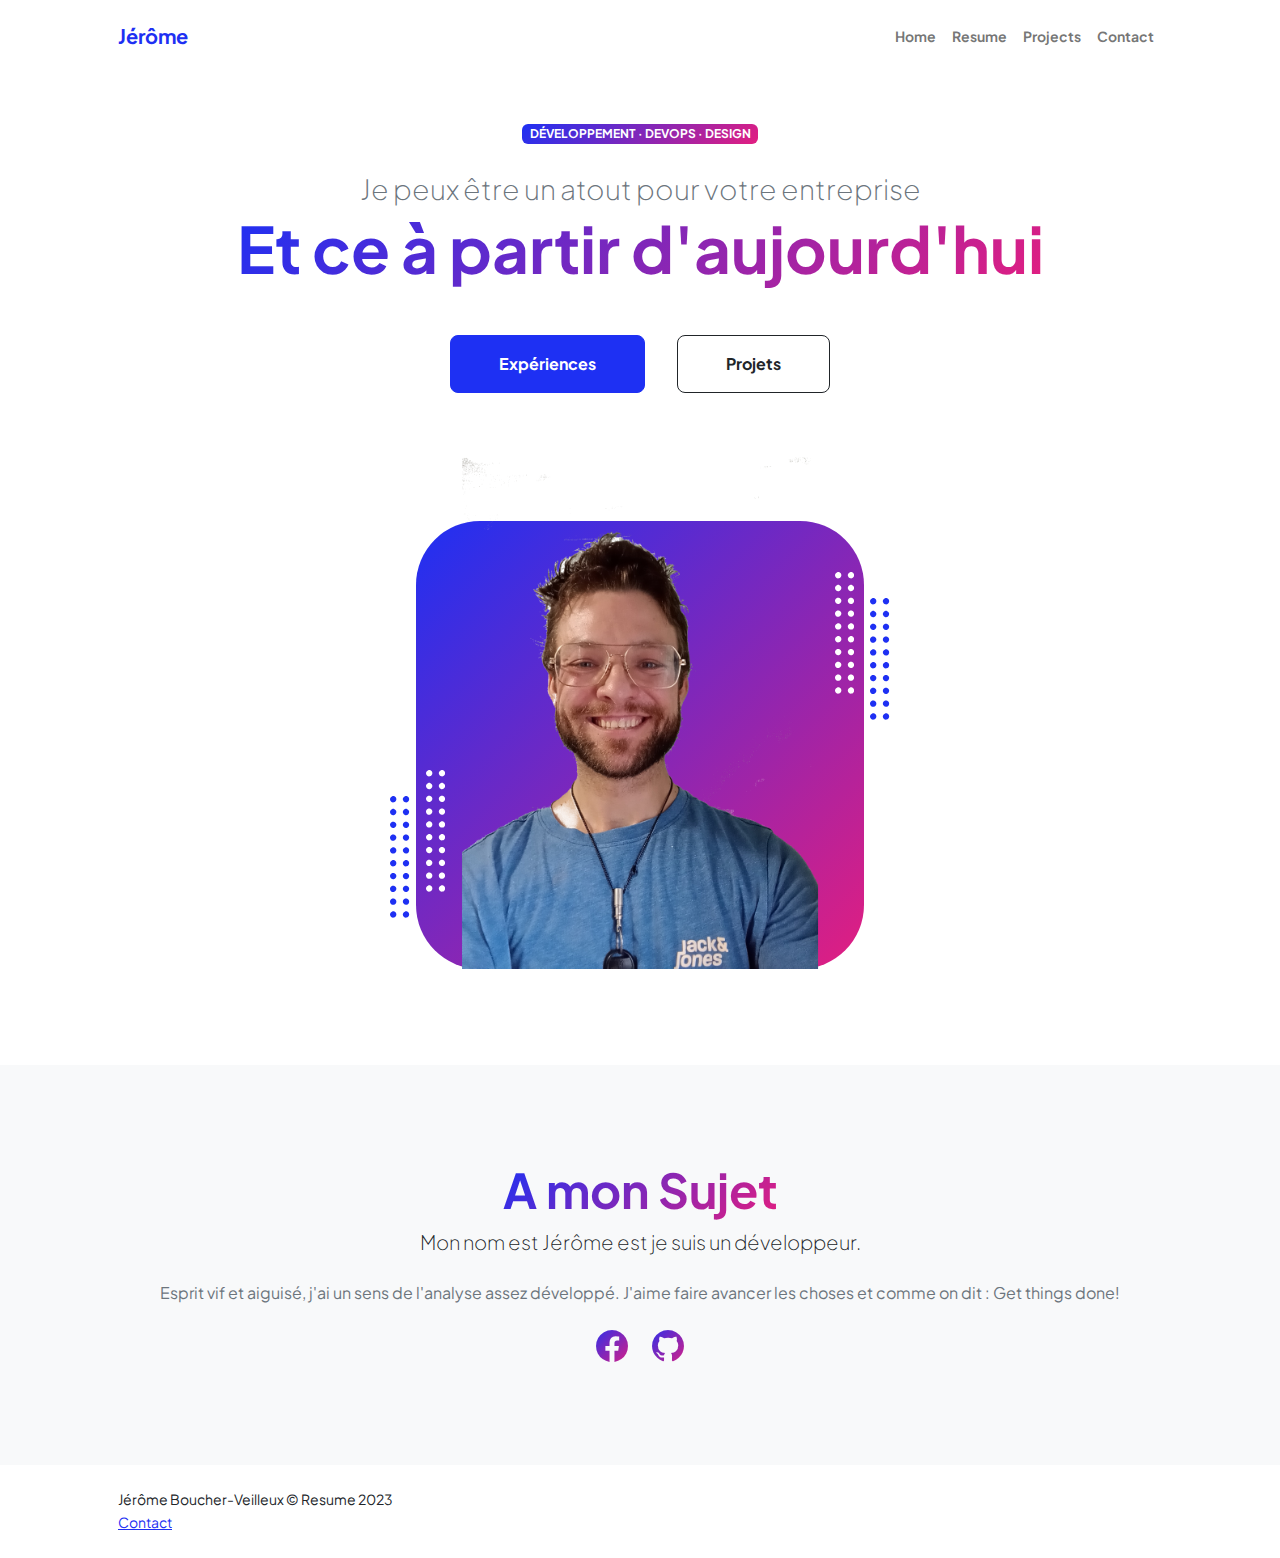
<file: index.html>
<!DOCTYPE html>
<html lang="en">
<head>
    <meta charset="utf-8" />
    <meta name="viewport" content="width=device-width, initial-scale=1, shrink-to-fit=no" />
    <meta name="description" content="" />
    <meta name="author" content="" />
    <title>Personal - Start Bootstrap Theme</title>
    <!-- Favicon-->
    <link rel="icon" type="image/x-icon" href="assets/favicon.ico" />
    <!-- Custom Google font-->
    <link rel="preconnect" href="https://fonts.googleapis.com" />
    <link rel="preconnect" href="https://fonts.gstatic.com" crossorigin />
    <link href="https://fonts.googleapis.com/css2?family=Plus+Jakarta+Sans:wght@100;200;300;400;500;600;700;800;900&amp;display=swap" rel="stylesheet" />
    <!-- Bootstrap icons-->
    <link href="https://cdn.jsdelivr.net/npm/bootstrap-icons@1.8.1/font/bootstrap-icons.css" rel="stylesheet" />
    <!-- Core theme CSS (includes Bootstrap)-->
    <link href="css/styles.css" rel="stylesheet" />
</head>
<body class="d-flex flex-column h-100">
<main class="flex-shrink-0">
    <!-- Navigation-->
    <nav class="navbar navbar-expand-lg navbar-light bg-white py-3">
        <div class="container px-5">
            <a class="navbar-brand" href="index.html"><span class="fw-bolder text-primary">Jérôme</span></a>
            <button class="navbar-toggler" type="button" data-bs-toggle="collapse" data-bs-target="#navbarSupportedContent" aria-controls="navbarSupportedContent" aria-expanded="false" aria-label="Toggle navigation"><span class="navbar-toggler-icon"></span></button>
            <div class="collapse navbar-collapse" id="navbarSupportedContent">
                <ul class="navbar-nav ms-auto mb-2 mb-lg-0 small fw-bolder">
                    <li class="nav-item"><a class="nav-link" href="index.html">Home</a></li>
                    <li class="nav-item"><a class="nav-link" href="resume.html">Resume</a></li>
                    <li class="nav-item"><a class="nav-link" href="projects.html">Projects</a></li>
                    <li class="nav-item"><a class="nav-link" href="contact.html">Contact</a></li>
                </ul>
            </div>
        </div>
    </nav>
    <!-- Header-->
    <header class="py-5">
        <div class="container px-5 pb-5">
            <div class="row gx-5 align-items-center">
                <div class="col-xxl-5">
                    <!-- Header text content-->
                    <div class="text-center text-xxl-start">
                        <div class="badge bg-gradient-primary-to-secondary text-white mb-4"><div class="text-uppercase">Développement &middot; DevOps &middot; Design</div></div>
                        <div class="fs-3 fw-light text-muted">Je peux être un atout pour votre entreprise</div>
                        <h1 class="display-3 fw-bolder mb-5"><span class="text-gradient d-inline">Et ce à partir d'aujourd'hui</span></h1>
                        <div class="d-grid gap-3 d-sm-flex justify-content-sm-center justify-content-xxl-start mb-3">
                            <a class="btn btn-primary btn-lg px-5 py-3 me-sm-3 fs-6 fw-bolder" href="resume.html">Expériences</a>
                            <a class="btn btn-outline-dark btn-lg px-5 py-3 fs-6 fw-bolder" href="projects.html">Projets</a>
                        </div>
                    </div>
                </div>
                <div class="col-xxl-7">
                    <!-- Header profile picture-->
                    <div class="d-flex justify-content-center mt-5 mt-xxl-0">
                        <div class="profile bg-gradient-primary-to-secondary">
                            <!-- TIP: For best results, use a photo with a transparent background like the demo example below-->
                            <!-- Watch a tutorial on how to do this on YouTube (link)-->
                            <img class="profile-img" src="assets/profile.png" alt="..." />
                            <div class="dots-1">
                                <!-- SVG Dots-->
                                <svg version="1.1" xmlns="http://www.w3.org/2000/svg" xmlns:xlink="http://www.w3.org/1999/xlink" x="0px" y="0px" viewBox="0 0 191.6 1215.4" style="enable-background: new 0 0 191.6 1215.4" xml:space="preserve">
                                            <g transform="translate(0.000000,1280.000000) scale(0.100000,-0.100000)">
                                                <path d="M227.7,12788.6c-105-35-200-141-222-248c-43-206,163-412,369-369c155,32,275,190,260,339c-11,105-90,213-190,262        C383.7,12801.6,289.7,12808.6,227.7,12788.6z"></path>
                                                <path d="M1507.7,12788.6c-151-50-253-216-222-362c25-119,136-230,254-255c194-41,395,142,375,339c-11,105-90,213-190,262        C1663.7,12801.6,1569.7,12808.6,1507.7,12788.6z"></path>
                                                <path d="M227.7,11508.6c-105-35-200-141-222-248c-43-206,163-412,369-369c155,32,275,190,260,339c-11,105-90,213-190,262        C383.7,11521.6,289.7,11528.6,227.7,11508.6z"></path>
                                                <path d="M1507.7,11508.6c-151-50-253-216-222-362c25-119,136-230,254-255c194-41,395,142,375,339c-11,105-90,213-190,262        C1663.7,11521.6,1569.7,11528.6,1507.7,11508.6z"></path>
                                                <path d="M227.7,10228.6c-105-35-200-141-222-248c-43-206,163-412,369-369c155,32,275,190,260,339c-11,105-90,213-190,262        C383.7,10241.6,289.7,10248.6,227.7,10228.6z"></path>
                                                <path d="M1507.7,10228.6c-105-35-200-141-222-248c-43-206,163-412,369-369c155,32,275,190,260,339c-11,105-90,213-190,262        C1663.7,10241.6,1569.7,10248.6,1507.7,10228.6z"></path>
                                                <path d="M227.7,8948.6c-105-35-200-141-222-248c-43-206,163-412,369-369c155,32,275,190,260,339c-11,105-90,213-190,262        C383.7,8961.6,289.7,8968.6,227.7,8948.6z"></path>
                                                <path d="M1507.7,8948.6c-105-35-200-141-222-248c-43-206,163-412,369-369c155,32,275,190,260,339c-11,105-90,213-190,262        C1663.7,8961.6,1569.7,8968.6,1507.7,8948.6z"></path>
                                                <path d="M227.7,7668.6c-105-35-200-141-222-248c-43-206,163-412,369-369c155,32,275,190,260,339c-11,105-90,213-190,262        C383.7,7681.6,289.7,7688.6,227.7,7668.6z"></path>
                                                <path d="M1507.7,7668.6c-105-35-200-141-222-248c-43-206,163-412,369-369c155,32,275,190,260,339c-11,105-90,213-190,262        C1663.7,7681.6,1569.7,7688.6,1507.7,7668.6z"></path>
                                                <path d="M227.7,6388.6c-105-35-200-141-222-248c-43-206,163-412,369-369c155,32,275,190,260,339c-11,105-90,213-190,262        C383.7,6401.6,289.7,6408.6,227.7,6388.6z"></path>
                                                <path d="M1507.7,6388.6c-105-35-200-141-222-248c-43-206,163-412,369-369c155,32,275,190,260,339c-11,105-90,213-190,262        C1663.7,6401.6,1569.7,6408.6,1507.7,6388.6z"></path>
                                                <path d="M227.7,5108.6c-105-35-200-141-222-248c-43-206,163-412,369-369c155,32,275,190,260,339c-11,105-90,213-190,262        C383.7,5121.6,289.7,5128.6,227.7,5108.6z"></path>
                                                <path d="M1507.7,5108.6c-105-35-200-141-222-248c-43-206,163-412,369-369c155,32,275,190,260,339c-11,105-90,213-190,262        C1663.7,5121.6,1569.7,5128.6,1507.7,5108.6z"></path>
                                                <path d="M227.7,3828.6c-105-35-200-141-222-248c-43-206,163-412,369-369c155,32,275,190,260,339c-11,105-90,213-190,262        C383.7,3841.6,289.7,3848.6,227.7,3828.6z"></path>
                                                <path d="M1507.7,3828.6c-105-35-200-141-222-248c-43-206,163-412,369-369c155,32,275,190,260,339c-11,105-90,213-190,262        C1663.7,3841.6,1569.7,3848.6,1507.7,3828.6z"></path>
                                                <path d="M227.7,2548.6c-105-35-200-141-222-248c-43-206,163-412,369-369c155,32,275,190,260,339c-11,105-90,213-190,262        C383.7,2561.6,289.7,2568.6,227.7,2548.6z"></path>
                                                <path d="M1507.7,2548.6c-105-35-200-141-222-248c-43-206,163-412,369-369c155,32,275,190,260,339c-11,105-90,213-190,262        C1663.7,2561.6,1569.7,2568.6,1507.7,2548.6z"></path>
                                                <path d="M227.7,1268.6c-105-35-200-141-222-248c-43-206,163-412,369-369c155,32,275,190,260,339c-11,105-90,213-190,262        C383.7,1281.6,289.7,1288.6,227.7,1268.6z"></path>
                                                <path d="M1507.7,1268.6c-105-35-200-141-222-248c-43-206,163-412,369-369c155,32,275,190,260,339c-11,105-90,213-190,262        C1663.7,1281.6,1569.7,1288.6,1507.7,1268.6z"></path>
                                            </g>
                                        </svg>
                                <!-- END of SVG dots-->
                            </div>
                            <div class="dots-2">
                                <!-- SVG Dots-->
                                <svg version="1.1" xmlns="http://www.w3.org/2000/svg" xmlns:xlink="http://www.w3.org/1999/xlink" x="0px" y="0px" viewBox="0 0 191.6 1215.4" style="enable-background: new 0 0 191.6 1215.4" xml:space="preserve">
                                            <g transform="translate(0.000000,1280.000000) scale(0.100000,-0.100000)">
                                                <path d="M227.7,12788.6c-105-35-200-141-222-248c-43-206,163-412,369-369c155,32,275,190,260,339c-11,105-90,213-190,262        C383.7,12801.6,289.7,12808.6,227.7,12788.6z"></path>
                                                <path d="M1507.7,12788.6c-151-50-253-216-222-362c25-119,136-230,254-255c194-41,395,142,375,339c-11,105-90,213-190,262        C1663.7,12801.6,1569.7,12808.6,1507.7,12788.6z"></path>
                                                <path d="M227.7,11508.6c-105-35-200-141-222-248c-43-206,163-412,369-369c155,32,275,190,260,339c-11,105-90,213-190,262        C383.7,11521.6,289.7,11528.6,227.7,11508.6z"></path>
                                                <path d="M1507.7,11508.6c-151-50-253-216-222-362c25-119,136-230,254-255c194-41,395,142,375,339c-11,105-90,213-190,262        C1663.7,11521.6,1569.7,11528.6,1507.7,11508.6z"></path>
                                                <path d="M227.7,10228.6c-105-35-200-141-222-248c-43-206,163-412,369-369c155,32,275,190,260,339c-11,105-90,213-190,262        C383.7,10241.6,289.7,10248.6,227.7,10228.6z"></path>
                                                <path d="M1507.7,10228.6c-105-35-200-141-222-248c-43-206,163-412,369-369c155,32,275,190,260,339c-11,105-90,213-190,262        C1663.7,10241.6,1569.7,10248.6,1507.7,10228.6z"></path>
                                                <path d="M227.7,8948.6c-105-35-200-141-222-248c-43-206,163-412,369-369c155,32,275,190,260,339c-11,105-90,213-190,262        C383.7,8961.6,289.7,8968.6,227.7,8948.6z"></path>
                                                <path d="M1507.7,8948.6c-105-35-200-141-222-248c-43-206,163-412,369-369c155,32,275,190,260,339c-11,105-90,213-190,262        C1663.7,8961.6,1569.7,8968.6,1507.7,8948.6z"></path>
                                                <path d="M227.7,7668.6c-105-35-200-141-222-248c-43-206,163-412,369-369c155,32,275,190,260,339c-11,105-90,213-190,262        C383.7,7681.6,289.7,7688.6,227.7,7668.6z"></path>
                                                <path d="M1507.7,7668.6c-105-35-200-141-222-248c-43-206,163-412,369-369c155,32,275,190,260,339c-11,105-90,213-190,262        C1663.7,7681.6,1569.7,7688.6,1507.7,7668.6z"></path>
                                                <path d="M227.7,6388.6c-105-35-200-141-222-248c-43-206,163-412,369-369c155,32,275,190,260,339c-11,105-90,213-190,262        C383.7,6401.6,289.7,6408.6,227.7,6388.6z"></path>
                                                <path d="M1507.7,6388.6c-105-35-200-141-222-248c-43-206,163-412,369-369c155,32,275,190,260,339c-11,105-90,213-190,262        C1663.7,6401.6,1569.7,6408.6,1507.7,6388.6z"></path>
                                                <path d="M227.7,5108.6c-105-35-200-141-222-248c-43-206,163-412,369-369c155,32,275,190,260,339c-11,105-90,213-190,262        C383.7,5121.6,289.7,5128.6,227.7,5108.6z"></path>
                                                <path d="M1507.7,5108.6c-105-35-200-141-222-248c-43-206,163-412,369-369c155,32,275,190,260,339c-11,105-90,213-190,262        C1663.7,5121.6,1569.7,5128.6,1507.7,5108.6z"></path>
                                                <path d="M227.7,3828.6c-105-35-200-141-222-248c-43-206,163-412,369-369c155,32,275,190,260,339c-11,105-90,213-190,262        C383.7,3841.6,289.7,3848.6,227.7,3828.6z"></path>
                                                <path d="M1507.7,3828.6c-105-35-200-141-222-248c-43-206,163-412,369-369c155,32,275,190,260,339c-11,105-90,213-190,262        C1663.7,3841.6,1569.7,3848.6,1507.7,3828.6z"></path>
                                                <path d="M227.7,2548.6c-105-35-200-141-222-248c-43-206,163-412,369-369c155,32,275,190,260,339c-11,105-90,213-190,262        C383.7,2561.6,289.7,2568.6,227.7,2548.6z"></path>
                                                <path d="M1507.7,2548.6c-105-35-200-141-222-248c-43-206,163-412,369-369c155,32,275,190,260,339c-11,105-90,213-190,262        C1663.7,2561.6,1569.7,2568.6,1507.7,2548.6z"></path>
                                                <path d="M227.7,1268.6c-105-35-200-141-222-248c-43-206,163-412,369-369c155,32,275,190,260,339c-11,105-90,213-190,262        C383.7,1281.6,289.7,1288.6,227.7,1268.6z"></path>
                                                <path d="M1507.7,1268.6c-105-35-200-141-222-248c-43-206,163-412,369-369c155,32,275,190,260,339c-11,105-90,213-190,262        C1663.7,1281.6,1569.7,1288.6,1507.7,1268.6z"></path>
                                            </g>
                                        </svg>
                                <!-- END of SVG dots-->
                            </div>
                            <div class="dots-3">
                                <!-- SVG Dots-->
                                <svg version="1.1" xmlns="http://www.w3.org/2000/svg" xmlns:xlink="http://www.w3.org/1999/xlink" x="0px" y="0px" viewBox="0 0 191.6 1215.4" style="enable-background: new 0 0 191.6 1215.4" xml:space="preserve">
                                            <g transform="translate(0.000000,1280.000000) scale(0.100000,-0.100000)">
                                                <path d="M227.7,12788.6c-105-35-200-141-222-248c-43-206,163-412,369-369c155,32,275,190,260,339c-11,105-90,213-190,262        C383.7,12801.6,289.7,12808.6,227.7,12788.6z"></path>
                                                <path d="M1507.7,12788.6c-151-50-253-216-222-362c25-119,136-230,254-255c194-41,395,142,375,339c-11,105-90,213-190,262        C1663.7,12801.6,1569.7,12808.6,1507.7,12788.6z"></path>
                                                <path d="M227.7,11508.6c-105-35-200-141-222-248c-43-206,163-412,369-369c155,32,275,190,260,339c-11,105-90,213-190,262        C383.7,11521.6,289.7,11528.6,227.7,11508.6z"></path>
                                                <path d="M1507.7,11508.6c-151-50-253-216-222-362c25-119,136-230,254-255c194-41,395,142,375,339c-11,105-90,213-190,262        C1663.7,11521.6,1569.7,11528.6,1507.7,11508.6z"></path>
                                                <path d="M227.7,10228.6c-105-35-200-141-222-248c-43-206,163-412,369-369c155,32,275,190,260,339c-11,105-90,213-190,262        C383.7,10241.6,289.7,10248.6,227.7,10228.6z"></path>
                                                <path d="M1507.7,10228.6c-105-35-200-141-222-248c-43-206,163-412,369-369c155,32,275,190,260,339c-11,105-90,213-190,262        C1663.7,10241.6,1569.7,10248.6,1507.7,10228.6z"></path>
                                                <path d="M227.7,8948.6c-105-35-200-141-222-248c-43-206,163-412,369-369c155,32,275,190,260,339c-11,105-90,213-190,262        C383.7,8961.6,289.7,8968.6,227.7,8948.6z"></path>
                                                <path d="M1507.7,8948.6c-105-35-200-141-222-248c-43-206,163-412,369-369c155,32,275,190,260,339c-11,105-90,213-190,262        C1663.7,8961.6,1569.7,8968.6,1507.7,8948.6z"></path>
                                                <path d="M227.7,7668.6c-105-35-200-141-222-248c-43-206,163-412,369-369c155,32,275,190,260,339c-11,105-90,213-190,262        C383.7,7681.6,289.7,7688.6,227.7,7668.6z"></path>
                                                <path d="M1507.7,7668.6c-105-35-200-141-222-248c-43-206,163-412,369-369c155,32,275,190,260,339c-11,105-90,213-190,262        C1663.7,7681.6,1569.7,7688.6,1507.7,7668.6z"></path>
                                                <path d="M227.7,6388.6c-105-35-200-141-222-248c-43-206,163-412,369-369c155,32,275,190,260,339c-11,105-90,213-190,262        C383.7,6401.6,289.7,6408.6,227.7,6388.6z"></path>
                                                <path d="M1507.7,6388.6c-105-35-200-141-222-248c-43-206,163-412,369-369c155,32,275,190,260,339c-11,105-90,213-190,262        C1663.7,6401.6,1569.7,6408.6,1507.7,6388.6z"></path>
                                                <path d="M227.7,5108.6c-105-35-200-141-222-248c-43-206,163-412,369-369c155,32,275,190,260,339c-11,105-90,213-190,262        C383.7,5121.6,289.7,5128.6,227.7,5108.6z"></path>
                                                <path d="M1507.7,5108.6c-105-35-200-141-222-248c-43-206,163-412,369-369c155,32,275,190,260,339c-11,105-90,213-190,262        C1663.7,5121.6,1569.7,5128.6,1507.7,5108.6z"></path>
                                                <path d="M227.7,3828.6c-105-35-200-141-222-248c-43-206,163-412,369-369c155,32,275,190,260,339c-11,105-90,213-190,262        C383.7,3841.6,289.7,3848.6,227.7,3828.6z"></path>
                                                <path d="M1507.7,3828.6c-105-35-200-141-222-248c-43-206,163-412,369-369c155,32,275,190,260,339c-11,105-90,213-190,262        C1663.7,3841.6,1569.7,3848.6,1507.7,3828.6z"></path>
                                                <path d="M227.7,2548.6c-105-35-200-141-222-248c-43-206,163-412,369-369c155,32,275,190,260,339c-11,105-90,213-190,262        C383.7,2561.6,289.7,2568.6,227.7,2548.6z"></path>
                                                <path d="M1507.7,2548.6c-105-35-200-141-222-248c-43-206,163-412,369-369c155,32,275,190,260,339c-11,105-90,213-190,262        C1663.7,2561.6,1569.7,2568.6,1507.7,2548.6z"></path>
                                                <path d="M227.7,1268.6c-105-35-200-141-222-248c-43-206,163-412,369-369c155,32,275,190,260,339c-11,105-90,213-190,262        C383.7,1281.6,289.7,1288.6,227.7,1268.6z"></path>
                                                <path d="M1507.7,1268.6c-105-35-200-141-222-248c-43-206,163-412,369-369c155,32,275,190,260,339c-11,105-90,213-190,262        C1663.7,1281.6,1569.7,1288.6,1507.7,1268.6z"></path>
                                            </g>
                                        </svg>
                                <!-- END of SVG dots-->
                            </div>
                            <div class="dots-4">
                                <!-- SVG Dots-->
                                <svg version="1.1" xmlns="http://www.w3.org/2000/svg" xmlns:xlink="http://www.w3.org/1999/xlink" x="0px" y="0px" viewBox="0 0 191.6 1215.4" style="enable-background: new 0 0 191.6 1215.4" xml:space="preserve">
                                            <g transform="translate(0.000000,1280.000000) scale(0.100000,-0.100000)">
                                                <path d="M227.7,12788.6c-105-35-200-141-222-248c-43-206,163-412,369-369c155,32,275,190,260,339c-11,105-90,213-190,262        C383.7,12801.6,289.7,12808.6,227.7,12788.6z"></path>
                                                <path d="M1507.7,12788.6c-151-50-253-216-222-362c25-119,136-230,254-255c194-41,395,142,375,339c-11,105-90,213-190,262        C1663.7,12801.6,1569.7,12808.6,1507.7,12788.6z"></path>
                                                <path d="M227.7,11508.6c-105-35-200-141-222-248c-43-206,163-412,369-369c155,32,275,190,260,339c-11,105-90,213-190,262        C383.7,11521.6,289.7,11528.6,227.7,11508.6z"></path>
                                                <path d="M1507.7,11508.6c-151-50-253-216-222-362c25-119,136-230,254-255c194-41,395,142,375,339c-11,105-90,213-190,262        C1663.7,11521.6,1569.7,11528.6,1507.7,11508.6z"></path>
                                                <path d="M227.7,10228.6c-105-35-200-141-222-248c-43-206,163-412,369-369c155,32,275,190,260,339c-11,105-90,213-190,262        C383.7,10241.6,289.7,10248.6,227.7,10228.6z"></path>
                                                <path d="M1507.7,10228.6c-105-35-200-141-222-248c-43-206,163-412,369-369c155,32,275,190,260,339c-11,105-90,213-190,262        C1663.7,10241.6,1569.7,10248.6,1507.7,10228.6z"></path>
                                                <path d="M227.7,8948.6c-105-35-200-141-222-248c-43-206,163-412,369-369c155,32,275,190,260,339c-11,105-90,213-190,262        C383.7,8961.6,289.7,8968.6,227.7,8948.6z"></path>
                                                <path d="M1507.7,8948.6c-105-35-200-141-222-248c-43-206,163-412,369-369c155,32,275,190,260,339c-11,105-90,213-190,262        C1663.7,8961.6,1569.7,8968.6,1507.7,8948.6z"></path>
                                                <path d="M227.7,7668.6c-105-35-200-141-222-248c-43-206,163-412,369-369c155,32,275,190,260,339c-11,105-90,213-190,262        C383.7,7681.6,289.7,7688.6,227.7,7668.6z"></path>
                                                <path d="M1507.7,7668.6c-105-35-200-141-222-248c-43-206,163-412,369-369c155,32,275,190,260,339c-11,105-90,213-190,262        C1663.7,7681.6,1569.7,7688.6,1507.7,7668.6z"></path>
                                                <path d="M227.7,6388.6c-105-35-200-141-222-248c-43-206,163-412,369-369c155,32,275,190,260,339c-11,105-90,213-190,262        C383.7,6401.6,289.7,6408.6,227.7,6388.6z"></path>
                                                <path d="M1507.7,6388.6c-105-35-200-141-222-248c-43-206,163-412,369-369c155,32,275,190,260,339c-11,105-90,213-190,262        C1663.7,6401.6,1569.7,6408.6,1507.7,6388.6z"></path>
                                                <path d="M227.7,5108.6c-105-35-200-141-222-248c-43-206,163-412,369-369c155,32,275,190,260,339c-11,105-90,213-190,262        C383.7,5121.6,289.7,5128.6,227.7,5108.6z"></path>
                                                <path d="M1507.7,5108.6c-105-35-200-141-222-248c-43-206,163-412,369-369c155,32,275,190,260,339c-11,105-90,213-190,262        C1663.7,5121.6,1569.7,5128.6,1507.7,5108.6z"></path>
                                                <path d="M227.7,3828.6c-105-35-200-141-222-248c-43-206,163-412,369-369c155,32,275,190,260,339c-11,105-90,213-190,262        C383.7,3841.6,289.7,3848.6,227.7,3828.6z"></path>
                                                <path d="M1507.7,3828.6c-105-35-200-141-222-248c-43-206,163-412,369-369c155,32,275,190,260,339c-11,105-90,213-190,262        C1663.7,3841.6,1569.7,3848.6,1507.7,3828.6z"></path>
                                                <path d="M227.7,2548.6c-105-35-200-141-222-248c-43-206,163-412,369-369c155,32,275,190,260,339c-11,105-90,213-190,262        C383.7,2561.6,289.7,2568.6,227.7,2548.6z"></path>
                                                <path d="M1507.7,2548.6c-105-35-200-141-222-248c-43-206,163-412,369-369c155,32,275,190,260,339c-11,105-90,213-190,262        C1663.7,2561.6,1569.7,2568.6,1507.7,2548.6z"></path>
                                                <path d="M227.7,1268.6c-105-35-200-141-222-248c-43-206,163-412,369-369c155,32,275,190,260,339c-11,105-90,213-190,262        C383.7,1281.6,289.7,1288.6,227.7,1268.6z"></path>
                                                <path d="M1507.7,1268.6c-105-35-200-141-222-248c-43-206,163-412,369-369c155,32,275,190,260,339c-11,105-90,213-190,262        C1663.7,1281.6,1569.7,1288.6,1507.7,1268.6z"></path>
                                            </g>
                                        </svg>
                                <!-- END of SVG dots-->
                            </div>
                        </div>
                    </div>
                </div>
            </div>
        </div>
    </header>
    <!-- About Section-->
    <section class="bg-light py-5">
        <div class="container px-5">
            <div class="row gx-5 justify-content-center">
                <div class="col-xxl-8">
                    <div class="text-center my-5">
                        <h2 class="display-5 fw-bolder"><span class="text-gradient d-inline">A mon Sujet</span></h2>
                        <p class="lead fw-light mb-4">Mon nom est Jérôme est je suis un développeur.</p>
                        <p class="text-muted">Esprit vif et aiguisé, j'ai un sens de l'analyse assez développé. J'aime faire avancer les choses et comme on dit : Get things done!</p>
                        <div class="d-flex justify-content-center fs-2 gap-4">
                            <a class="text-gradient" href="https://facebook.com/jay.butch.14"><i class="bi bi-facebook"></i></a>
                            <a class="text-gradient" href="https://github.com/djayke"><i class="bi bi-github"></i></a>
                        </div>
                    </div>
                </div>
            </div>
        </div>
    </section>
</main>
<!-- Footer-->
<footer class="bg-white py-4 mt-auto">
    <div class="container px-5">
        <div class="row align-items-center justify-content-between flex-column flex-sm-row">
            <div class="col-auto"><div class="small m-0">Jérôme Boucher-Veilleux &copy; Resume 2023</d9v></div>
            <div class="col-auto">
                <a class="small" href="contact.html">Contact</a>
            </div>
        </div>
    </div>
</footer>
<!-- Bootstrap core JS-->
<script src="https://cdn.jsdelivr.net/npm/bootstrap@5.2.3/dist/js/bootstrap.bundle.min.js"></script>
<!-- Core theme JS-->
<script src="js/scripts.js"></script>
</body>
</html>
</file>
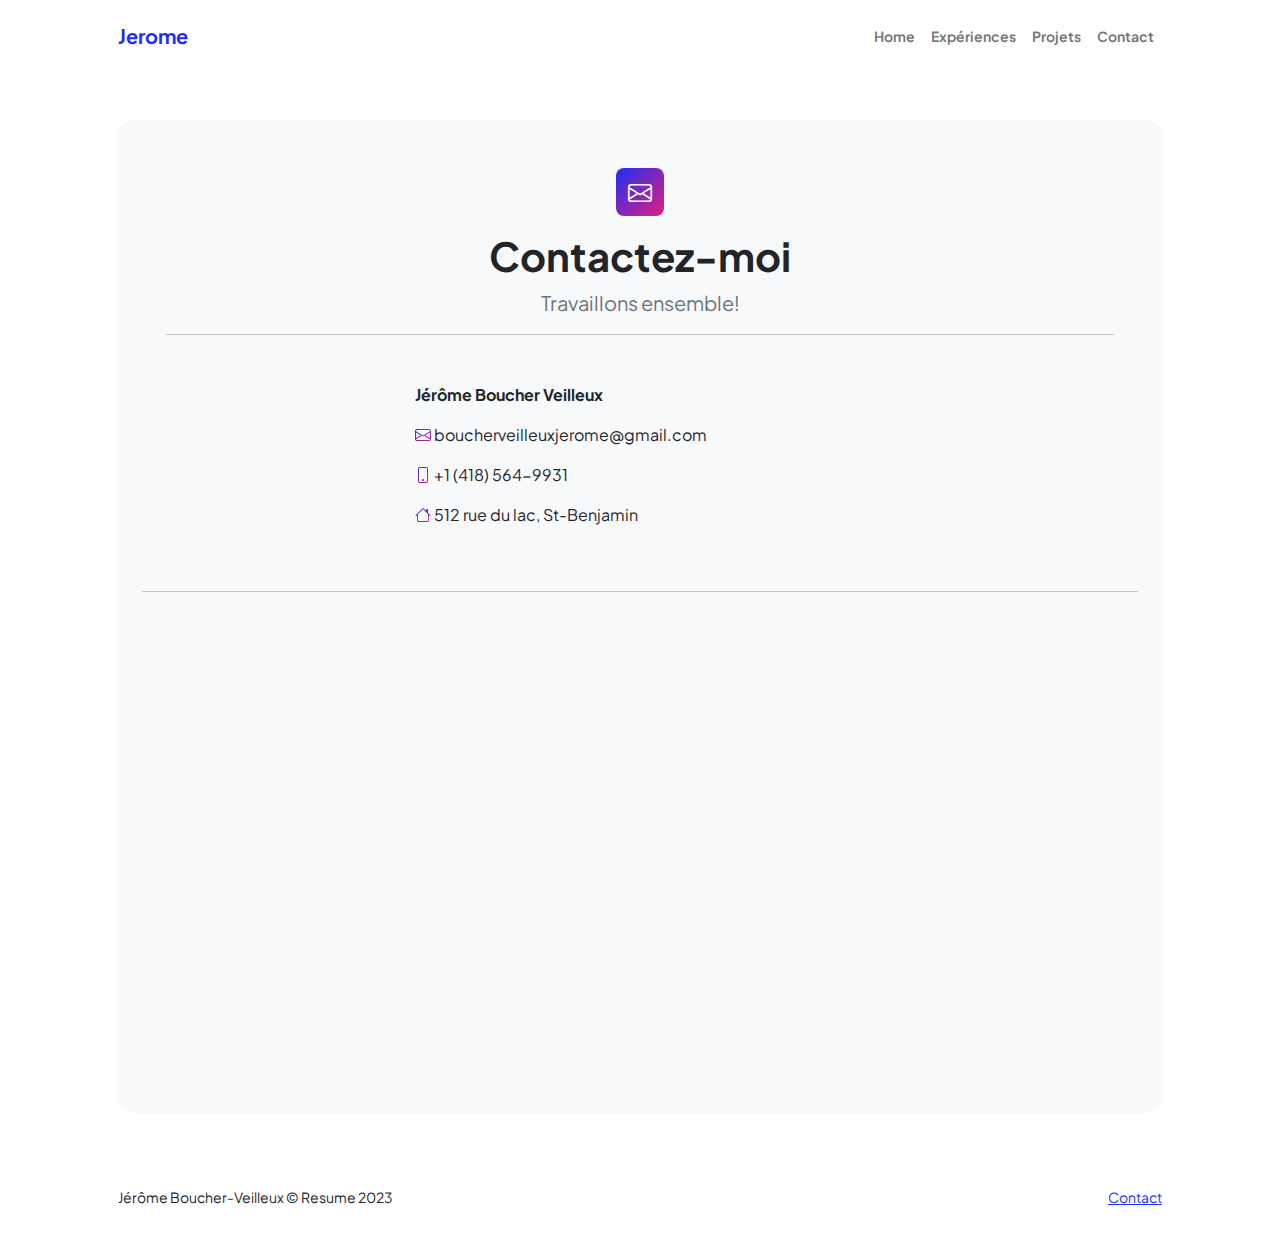
<file: contact.html>
<!DOCTYPE html>
<html lang="en">
    <head>
        <meta charset="utf-8" />
        <meta name="viewport" content="width=device-width, initial-scale=1, shrink-to-fit=no" />
        <meta name="description" content />
        <meta name="author" content />
        <title>Modern Business - Start Bootstrap Template</title>
        <!-- Favicon-->
        <link rel="icon" type="image/x-icon" href="assets/favicon.ico" />
        <!-- Custom Google font-->
        <link rel="preconnect" href="https://fonts.googleapis.com" />
        <link rel="preconnect" href="https://fonts.gstatic.com" crossorigin />
        <link href="https://fonts.googleapis.com/css2?family=Plus+Jakarta+Sans:wght@100;200;300;400;500;600;700;800;900&amp;display=swap" rel="stylesheet" />
        <!-- Bootstrap icons-->
        <link href="https://cdn.jsdelivr.net/npm/bootstrap-icons@1.8.1/font/bootstrap-icons.css" rel="stylesheet" />
        <!-- Core theme CSS (includes Bootstrap)-->
        <link href="css/styles.css" rel="stylesheet" />
        <script src="https://smtpjs.com/v2/smtp.js"></script>
<script>
            function sendEmail() {
                var emailField = document.getElementById('emailField');
                var response = document.getElementById('response');
                var email = emailField.value;
                if (validateEmail(email)) {
                    response.innerHTML = 'Hiya Cowboy, this email will work for us 🤠';

                } else {
                    response.innerHTML = 'Sorry, this email is not cool enough 😩';
                }
            }
            function validateEmail(email) {
                const re = /^(([^<>()\[\]\\.,;:\s@"]+(\.[^<>()\[\]\\.,;:\s@"]+)*)|(".+"))@((\[[0-9]{1,3}\.[0-9]{1,3}\.[0-9]{1,3}\.[0-9]{1,3}\])|(([a-zA-Z\-0-9]+\.)+[a-zA-Z]{2,}))$/;
                return re.test(String(email).toLowerCase());
            }

</script>
    </head>
    <body class="d-flex flex-column">
        <main class="flex-shrink-0">
            <!-- Navigation-->
            <nav class="navbar navbar-expand-lg navbar-light bg-white py-3">
                <div class="container px-5">
                    <a class="navbar-brand" href="index.html"><span class="fw-bolder text-primary">Jerome</span></a>
                    <button class="navbar-toggler" type="button" data-bs-toggle="collapse" data-bs-target="#navbarSupportedContent" aria-controls="navbarSupportedContent" aria-expanded="false" aria-label="Toggle navigation"><span class="navbar-toggler-icon"></span></button>
                    <div class="collapse navbar-collapse" id="navbarSupportedContent">
                        <ul class="navbar-nav ms-auto mb-2 mb-lg-0 small fw-bolder">
                            <li class="nav-item"><a class="nav-link" href="index.html">Home</a></li>
                            <li class="nav-item"><a class="nav-link" href="resume.html">Expériences</a></li>
                            <li class="nav-item"><a class="nav-link" href="projects.html">Projets</a></li>
                            <li class="nav-item"><a class="nav-link" href="contact.html">Contact</a></li>
                        </ul>
                    </div>
                </div>
            </nav>
            <!-- Page content-->
            <section class="py-5">
                <div class="container px-5">
                    <!-- Contact form-->
                    <div class="bg-light rounded-4 py-5 px-4 px-md-5">
                        <div class="text-center mb-5">
                            <div class="feature bg-primary bg-gradient-primary-to-secondary text-white rounded-3 mb-3"><i class="bi bi-envelope"></i></div>
                            <h1 class="fw-bolder">Contactez-moi</h1>
                            <p class="lead fw-normal text-muted mb-0">Travaillons ensemble!</p>
                            <hr>
                        </div>
                        <div class="row gx-5 justify-content-center">
                            <div class="col-lg-8 col-xl-6">

                                    <!-- Name input-->
                                    <div class="form-floating mb-3">
                                        <p><b>Jérôme Boucher Veilleux</b></p>
                                    </div>
                                    <!-- Email address input-->
                                    <div class="form-floating mb-3">
                                        <p> <i class="bi bi-envelope text-gradient"></i> boucherveilleuxjerome@gmail.com</p>
                                    </div>
                                    <!-- Phone number input-->
                                    <div class="form-floating mb-3">
                                        <p> <i class="bi bi-phone text-gradient"></i> +1 (418) 564-9931</p>
                                    </div>
                                    <!-- Phone number input-->
                                    <div class="form-floating mb-3">
                                        <p> <i class="bi bi-house text-gradient"></i> 512 rue du lac, St-Benjamin</p>
                                    </div>
                                <br><br>
                            </div>
                        </div>
                        <div class="row gx-5 justify-content-center">
                            <br>
                            <hr>
                            <iframe src="https://www.google.com/maps/embed?pb=!1m18!1m12!1m3!1d2757.534144651337!2d-70.60501590751936!3d46.27936160417112!2m3!1f0!2f0!3f0!3m2!1i1024!2i768!4f13.1!3m3!1m2!1s0x4cb9a2e288090b4f%3A0xf9e1d06c042594b8!2s512%20Rue%20du%20Lac%2C%20Saint-Benjamin%2C%20QC%20G0M%201N0!5e0!3m2!1sfr!2sca!4v1717714953626!5m2!1sfr!2sca" width="600" height="450" style="border:0;" allowfullscreen="" loading="lazy" referrerpolicy="no-referrer-when-downgrade"></iframe>
                        </div>

                    </div>
                </div>
            </section>
        </main>
        <!-- Footer-->
        <footer class="bg-white py-4 mt-auto">
            <div class="container px-5">
                <div class="row align-items-center justify-content-between flex-column flex-sm-row">
                    <div class="col-auto"><div class="small m-0">Jérôme Boucher-Veilleux &copy; Resume 2023</div></div>
                    <div class="col-auto">
                        <a class="small" href="contact.html">Contact</a>
                    </div>
                </div>
            </div>
        </footer>
        <!-- Bootstrap core JS-->
        <script src="https://cdn.jsdelivr.net/npm/bootstrap@5.2.3/dist/js/bootstrap.bundle.min.js"></script>
        <!-- Core theme JS-->
        <script src="js/scripts.js"></script>


    </body>
</html>
</file>
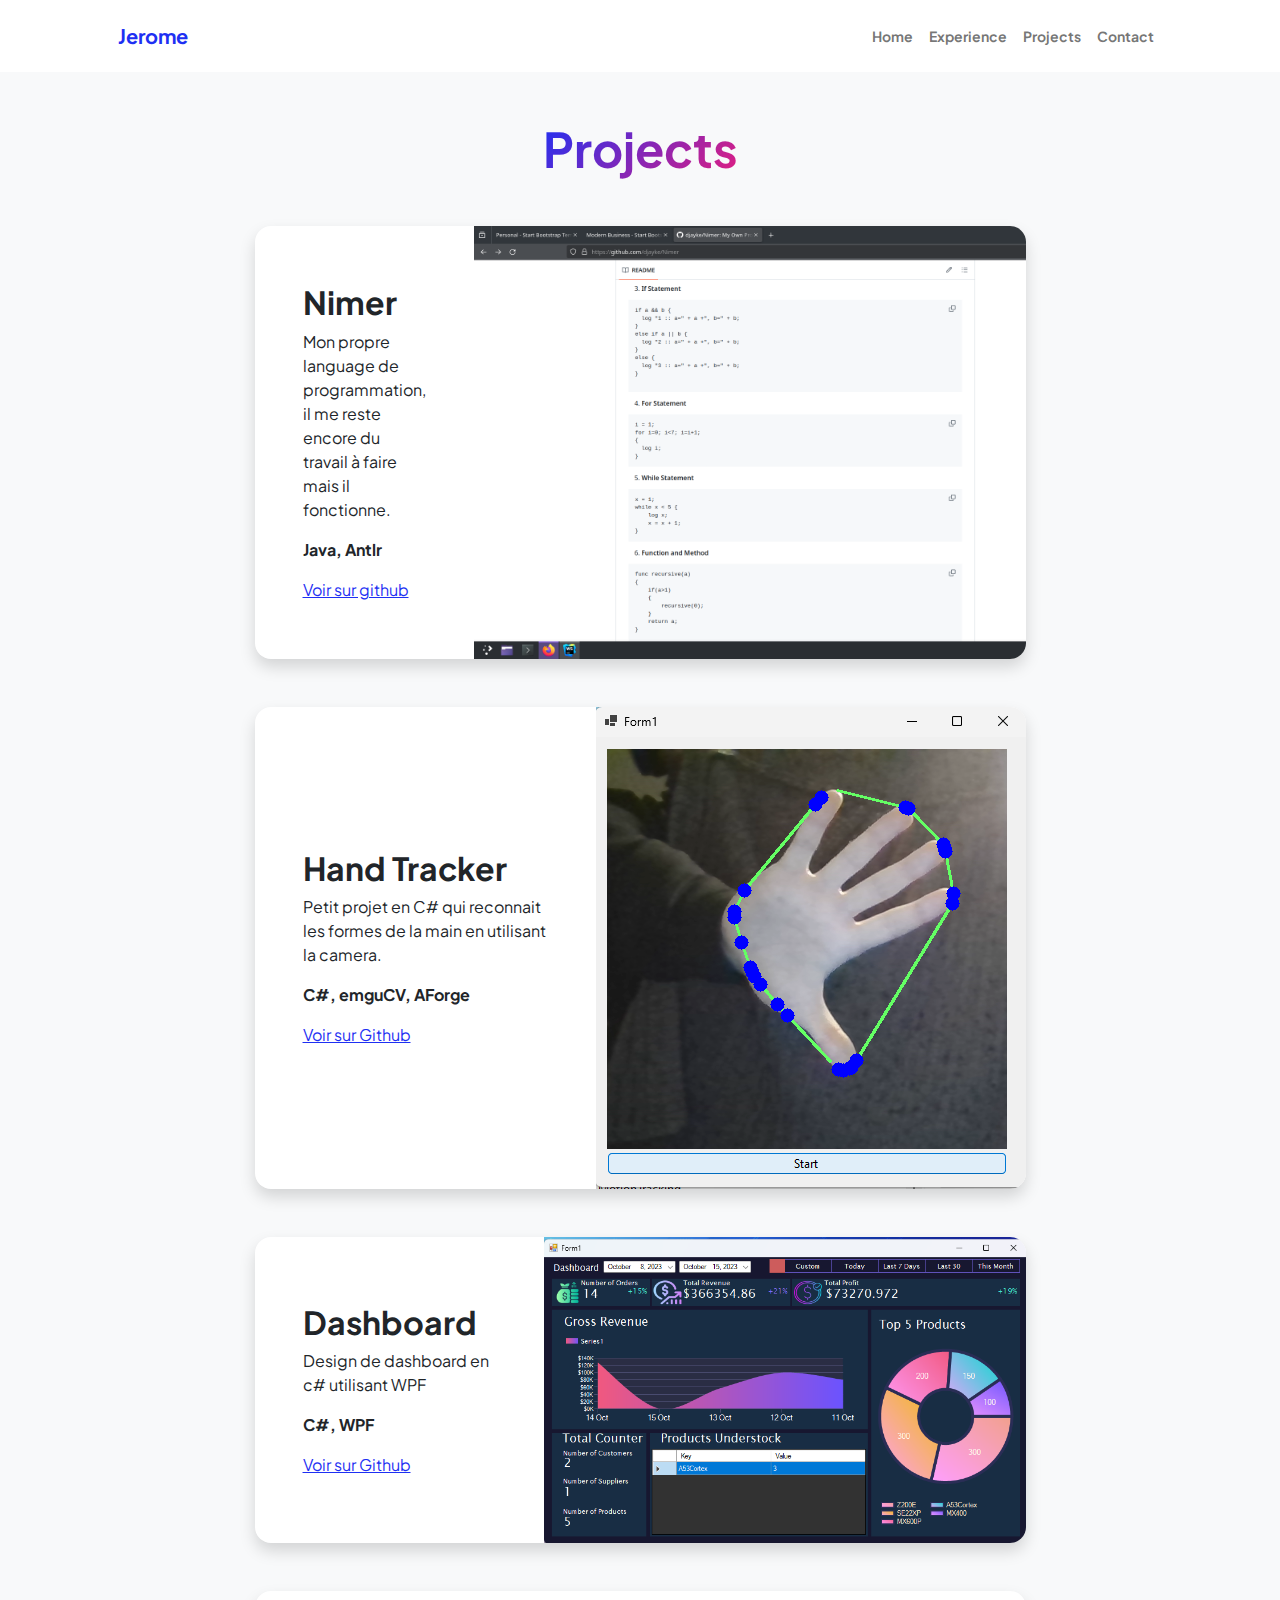
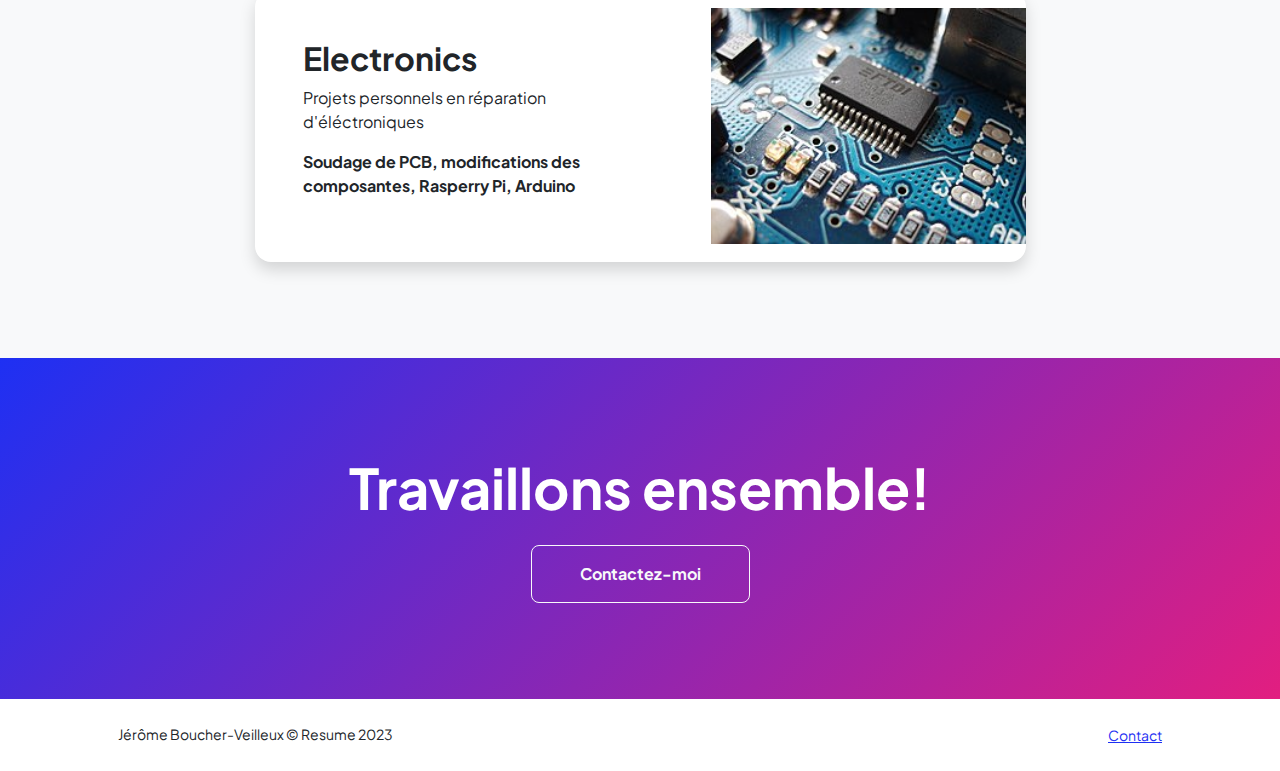
<file: projects.html>
<!DOCTYPE html>
<html lang="en">
    <head>
        <meta charset="utf-8" />
        <meta name="viewport" content="width=device-width, initial-scale=1, shrink-to-fit=no" />
        <meta name="description" content="" />
        <meta name="author" content="" />
        <title>Modern Business - Start Bootstrap Template</title>
        <!-- Favicon-->
        <link rel="icon" type="image/x-icon" href="assets/favicon.ico" />
        <!-- Custom Google font-->
        <link rel="preconnect" href="https://fonts.googleapis.com" />
        <link rel="preconnect" href="https://fonts.gstatic.com" crossorigin />
        <link href="https://fonts.googleapis.com/css2?family=Plus+Jakarta+Sans:wght@100;200;300;400;500;600;700;800;900&amp;display=swap" rel="stylesheet" />
        <!-- Bootstrap icons-->
        <link href="https://cdn.jsdelivr.net/npm/bootstrap-icons@1.8.1/font/bootstrap-icons.css" rel="stylesheet" />
        <!-- Core theme CSS (includes Bootstrap)-->
        <link href="css/styles.css" rel="stylesheet" />
    </head>
    <body class="d-flex flex-column h-100 bg-light">
        <main class="flex-shrink-0">
            <!-- Navigation-->
            <nav class="navbar navbar-expand-lg navbar-light bg-white py-3">
                <div class="container px-5">
                    <a class="navbar-brand" href="index.html"><span class="fw-bolder text-primary">Jerome</span></a>
                    <button class="navbar-toggler" type="button" data-bs-toggle="collapse" data-bs-target="#navbarSupportedContent" aria-controls="navbarSupportedContent" aria-expanded="false" aria-label="Toggle navigation"><span class="navbar-toggler-icon"></span></button>
                    <div class="collapse navbar-collapse" id="navbarSupportedContent">
                        <ul class="navbar-nav ms-auto mb-2 mb-lg-0 small fw-bolder">
                            <li class="nav-item"><a class="nav-link" href="index.html">Home</a></li>
                            <li class="nav-item"><a class="nav-link" href="resume.html">Experience</a></li>
                            <li class="nav-item"><a class="nav-link" href="projects.html">Projects</a></li>
                            <li class="nav-item"><a class="nav-link" href="contact.html">Contact</a></li>
                        </ul>
                    </div>
                </div>
            </nav>
            <!-- Projects Section-->
            <section class="py-5">
                <div class="container px-5 mb-5">
                    <div class="text-center mb-5">
                        <h1 class="display-5 fw-bolder mb-0"><span class="text-gradient d-inline">Projects</span></h1>
                    </div>
                    <div class="row gx-5 justify-content-center">
                        <div class="col-lg-11 col-xl-9 col-xxl-8">
                            <!-- Project Card 1-->
                            <div class="card overflow-hidden shadow rounded-4 border-0 mb-5">
                                <div class="card-body p-0">
                                    <div class="d-flex align-items-center">
                                        <div class="p-5">
                                            <h2 class="fw-bolder">Nimer</h2>
                                            <p>
                                                Mon propre language de programmation, il me reste encore du travail à faire mais il fonctionne.
                                            </p>
                                            <p>
                                                <b>Java, Antlr</b>
                                            </p>
                                            <a href="https://www.github.com/djayke/nimer.git">Voir sur github</a>
                                        </div>
                                        <img class="img-fluid" src="assets/nimer.png" alt="..." />
                                    </div>
                                </div>
                            </div>
                            <!-- Project Card 2-->
                            <div class="card overflow-hidden shadow rounded-4 border-0">
                                <div class="card-body p-0">
                                    <div class="d-flex align-items-center">
                                        <div class="p-5">
                                            <h2 class="fw-bolder">Hand Tracker</h2>
                                            <p>Petit projet en C# qui reconnait les formes de la main en utilisant la camera.</p>
                                            <p>
                                                <b>C#, emguCV, AForge</b>
                                            </p>
                                            <a href="https://www.github.com/djayke/HandTrackerCsharp.git">Voir sur Github</a>
                                        </div>
                                        <img class="img-fluid" src="assets/hand.png" alt="..." />
                                    </div>
                                </div>
                            </div>
                            <!-- Project Card 3-->
                            <br><br>
                            <div class="card overflow-hidden shadow rounded-4 border-0">
                                <div class="card-body p-0">
                                    <div class="d-flex align-items-center">
                                        <div class="p-5">
                                            <h2 class="fw-bolder">Dashboard</h2>
                                            <p>Design de dashboard en c# utilisant WPF</p>
                                            <p>
                                                <b>C#, WPF</b>
                                            </p>
                                            <a href="https://www.github.com/djayke/Dashboard.git">Voir sur Github</a>
                                        </div>
                                        <img class="img-fluid" src="assets/dash.png" height="430" width="482" alt="..." />
                                    </div>
                                </div>
                            </div>
                            <!-- Project Card 3-->
                            <br><br>
                            <div class="card overflow-hidden shadow rounded-4 border-0">
                                <div class="card-body p-0">
                                    <div class="d-flex align-items-center">
                                        <div class="p-5">
                                            <h2 class="fw-bolder">Electronics</h2>
                                            <p>Projets personnels en réparation d'éléctroniques</p>
                                            <p>
                                                <b>Soudage de PCB, modifications des composantes, Rasperry Pi, Arduino</b>
                                            </p>
                                            </div>
                                        <img class="img-fluid" src="assets/arduino.jpg" height="430" width="482" alt="..." />
                                    </div>
                                </div>
                            </div>
                        </div>
                    </div>
                </div>
            </section>
            <!-- Call to action section-->
            <section class="py-5 bg-gradient-primary-to-secondary text-white">
                <div class="container px-5 my-5">
                    <div class="text-center">
                        <h2 class="display-4 fw-bolder mb-4">Travaillons ensemble!</h2>
                        <a class="btn btn-outline-light btn-lg px-5 py-3 fs-6 fw-bolder" href="contact.html">Contactez-moi</a>
                    </div>
                </div>
            </section>
        </main>
        <!-- Footer-->
        <footer class="bg-white py-4 mt-auto">
            <div class="container px-5">
                <div class="row align-items-center justify-content-between flex-column flex-sm-row">
                    <div class="col-auto"><div class="small m-0">Jérôme Boucher-Veilleux &copy; Resume 2023</div></div>
                    <div class="col-auto">
                        <a class="small" href="contact.html">Contact</a>
                    </div>
                </div>
            </div>
        </footer>
        <!-- Bootstrap core JS-->
        <script src="https://cdn.jsdelivr.net/npm/bootstrap@5.2.3/dist/js/bootstrap.bundle.min.js"></script>
        <!-- Core theme JS-->
        <script src="js/scripts.js"></script>
    </body>
</html>
</file>
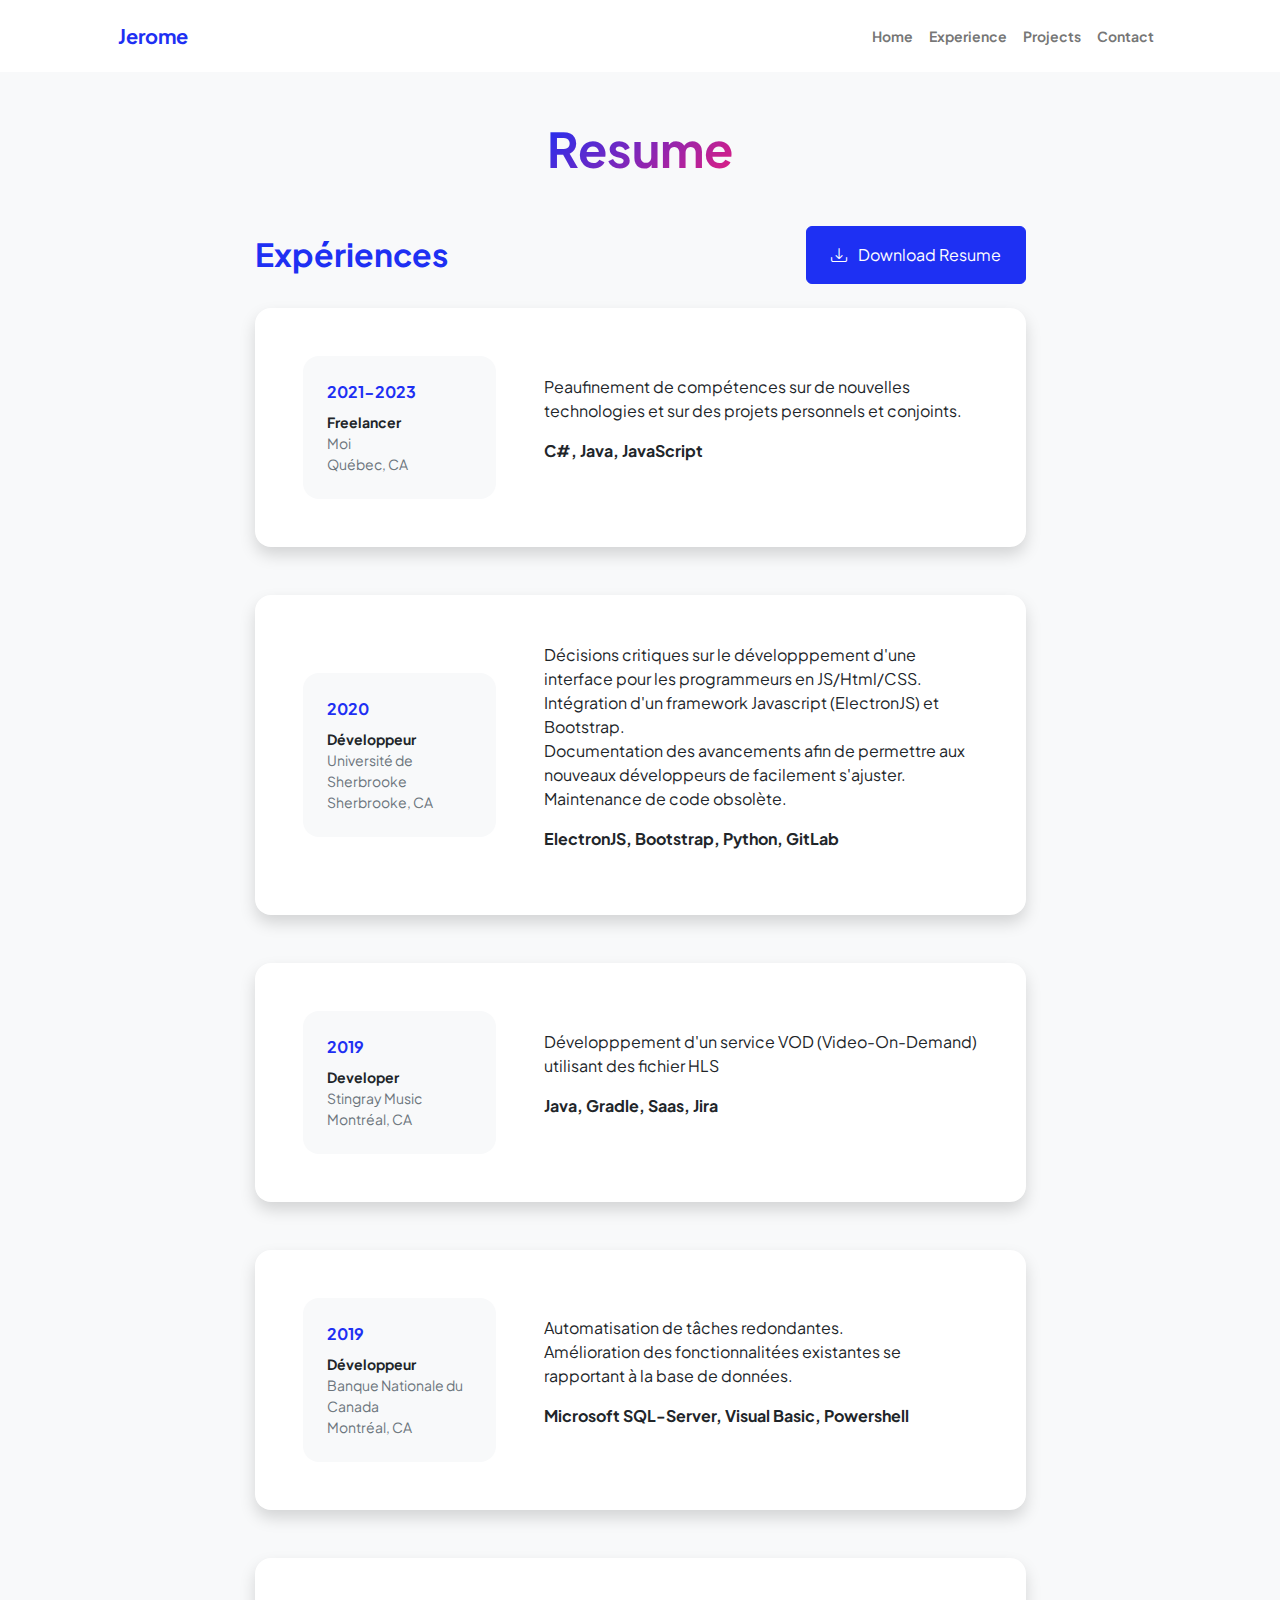
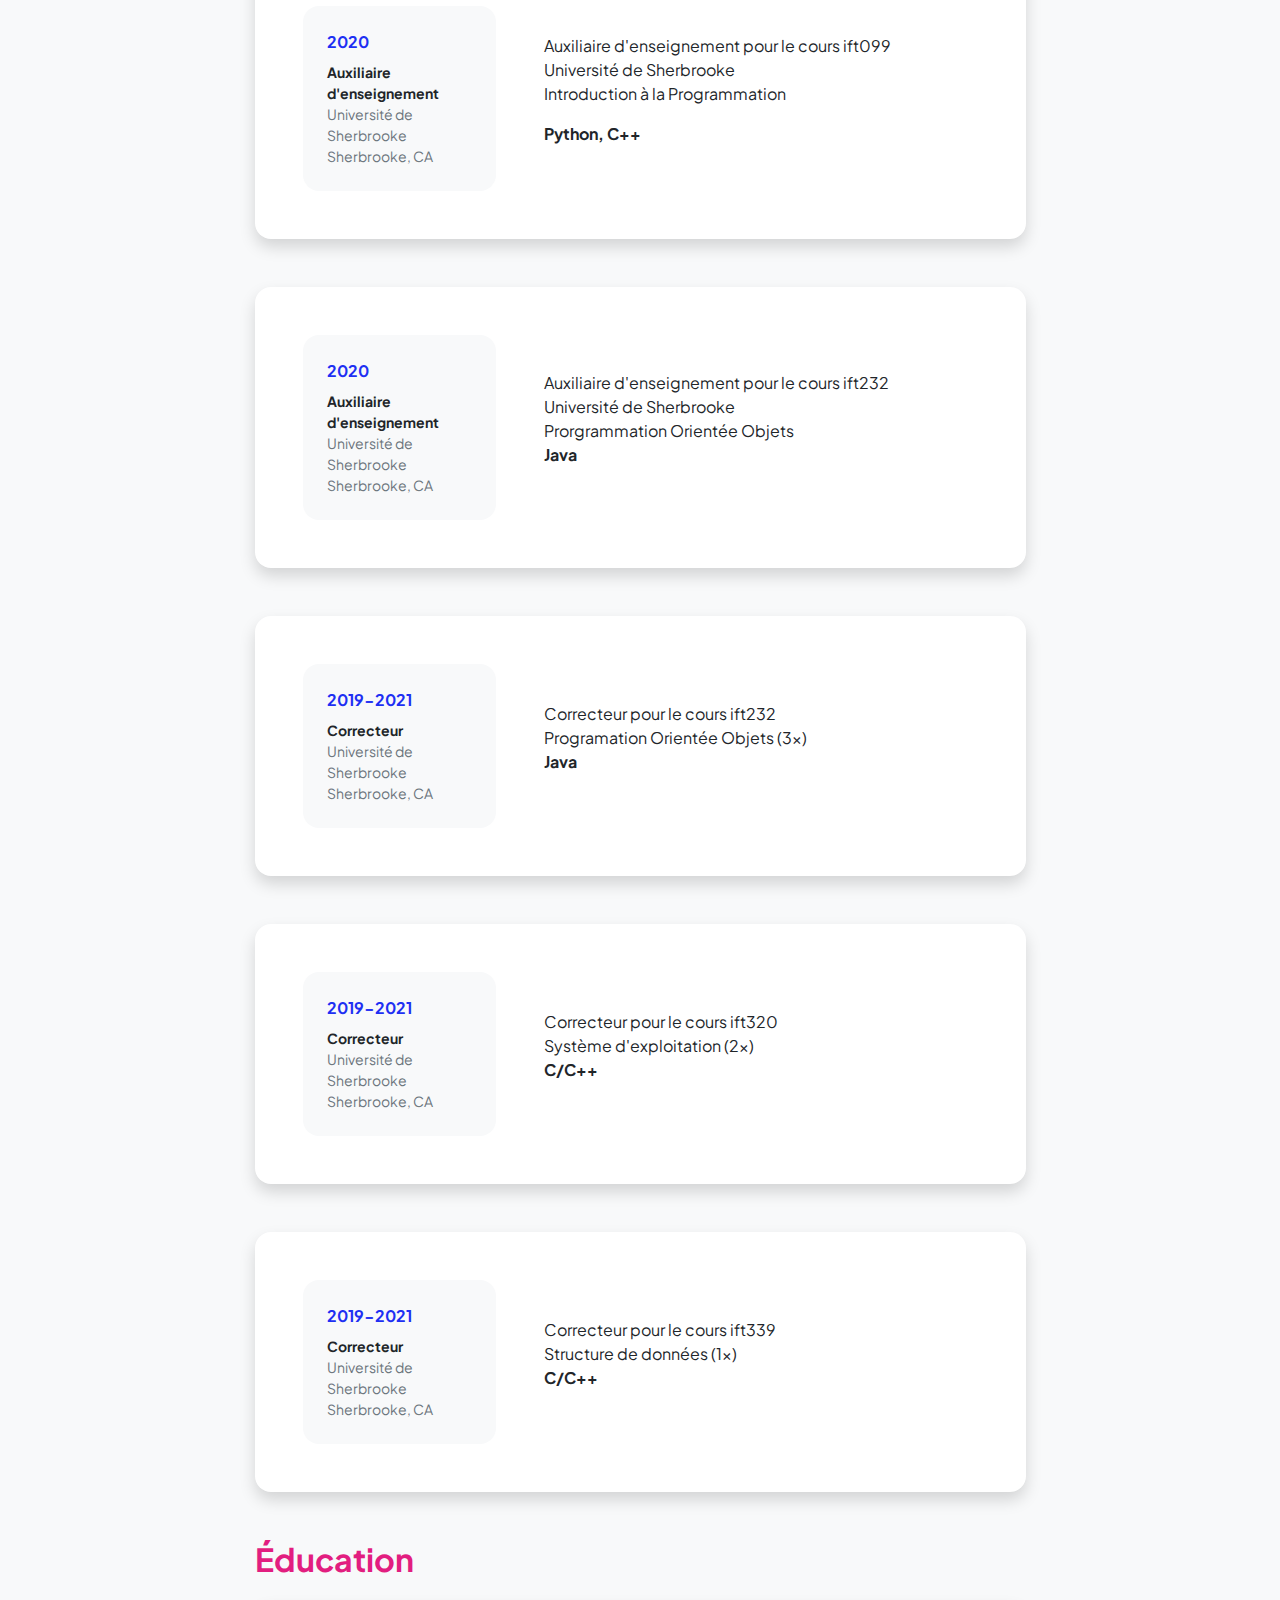
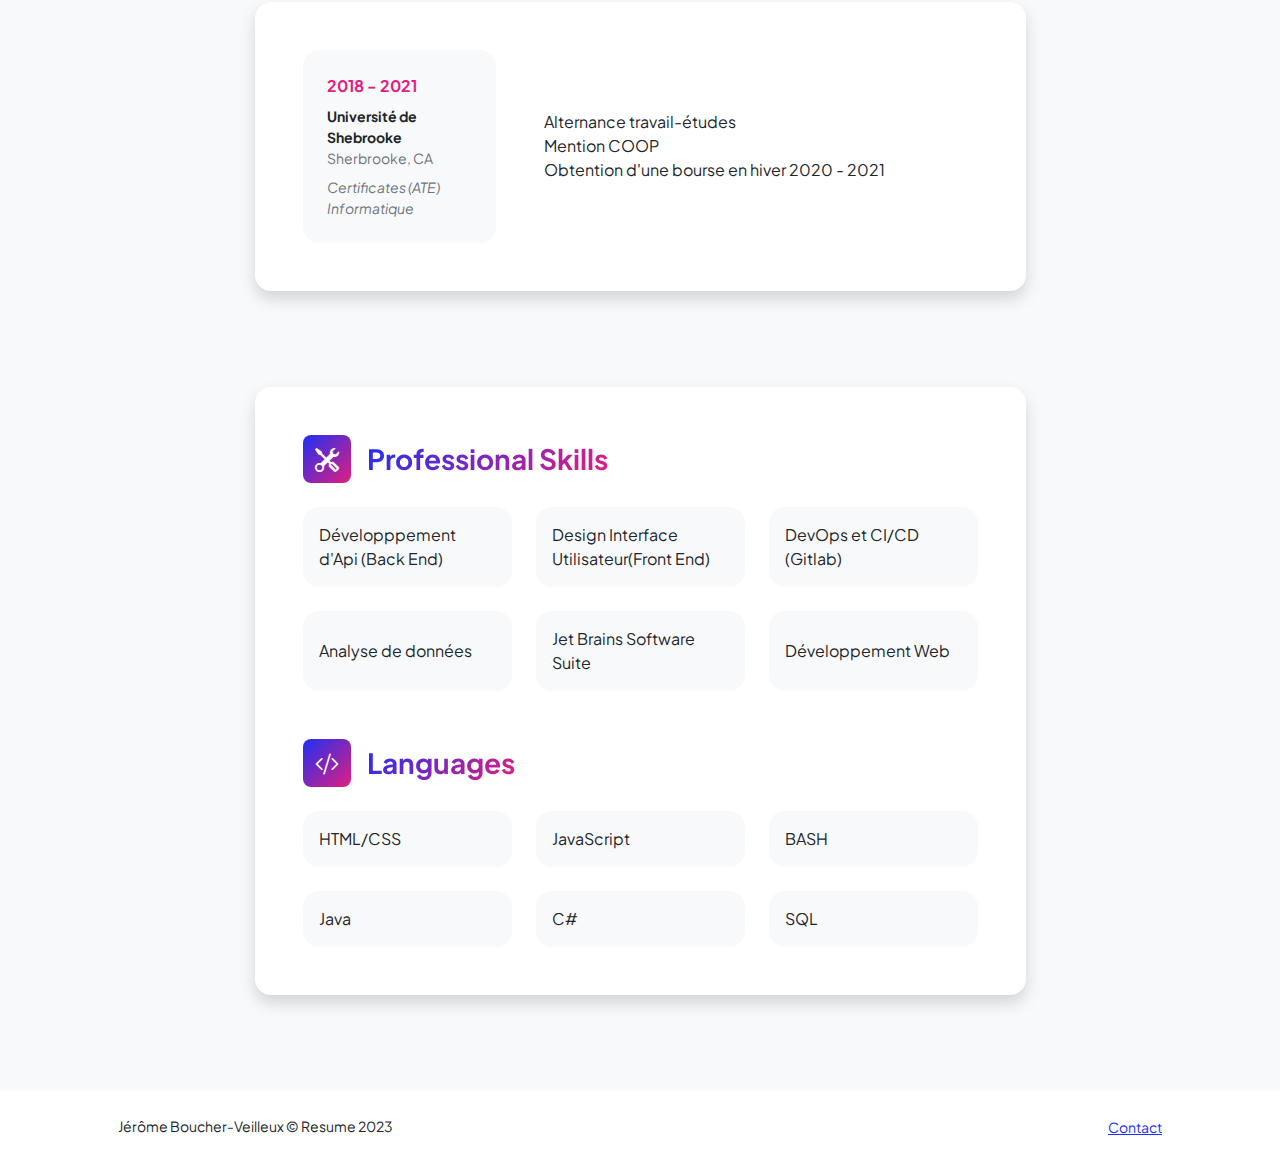
<file: resume.html>
<!DOCTYPE html>
<html lang="en">
    <head>
        <meta charset="utf-8" />
        <meta name="viewport" content="width=device-width, initial-scale=1, shrink-to-fit=no" />
        <meta name="description" content="" />
        <meta name="author" content="" />
        <title>Personal - Start Bootstrap Template</title>
        <!-- Favicon-->
        <link rel="icon" type="image/x-icon" href="assets/favicon.ico" />
        <!-- Custom Google font-->
        <link rel="preconnect" href="https://fonts.googleapis.com" />
        <link rel="preconnect" href="https://fonts.gstatic.com" crossorigin />
        <link href="https://fonts.googleapis.com/css2?family=Plus+Jakarta+Sans:wght@100;200;300;400;500;600;700;800;900&amp;display=swap" rel="stylesheet" />
        <!-- Bootstrap icons-->
        <link href="https://cdn.jsdelivr.net/npm/bootstrap-icons@1.8.1/font/bootstrap-icons.css" rel="stylesheet" />
        <!-- Core theme CSS (includes Bootstrap)-->
        <link href="css/styles.css" rel="stylesheet" />
    </head>
    <body class="d-flex flex-column h-100 bg-light">
        <main class="flex-shrink-0">
            <!-- Navigation-->
            <nav class="navbar navbar-expand-lg navbar-light bg-white py-3">
                <div class="container px-5">
                    <a class="navbar-brand" href="index.html"><span class="fw-bolder text-primary">Jerome</span></a>
                    <button class="navbar-toggler" type="button" data-bs-toggle="collapse" data-bs-target="#navbarSupportedContent" aria-controls="navbarSupportedContent" aria-expanded="false" aria-label="Toggle navigation"><span class="navbar-toggler-icon"></span></button>
                    <div class="collapse navbar-collapse" id="navbarSupportedContent">
                        <ul class="navbar-nav ms-auto mb-2 mb-lg-0 small fw-bolder">
                            <li class="nav-item"><a class="nav-link" href="index.html">Home</a></li>
                            <li class="nav-item"><a class="nav-link" href="resume.html">Experience</a></li>
                            <li class="nav-item"><a class="nav-link" href="projects.html">Projects</a></li>
                            <li class="nav-item"><a class="nav-link" href="contact.html">Contact</a></li>
                        </ul>
                    </div>
                </div>
            </nav>
            <!-- Page Content-->
            <div class="container px-5 my-5">
                <div class="text-center mb-5">
                    <h1 class="display-5 fw-bolder mb-0"><span class="text-gradient d-inline">Resume</span></h1>
                </div>
                <div class="row gx-5 justify-content-center">
                    <div class="col-lg-11 col-xl-9 col-xxl-8">
                        <!-- Experience Section-->
                        <section>
                            <div class="d-flex align-items-center justify-content-between mb-4">
                                <h2 class="text-primary fw-bolder mb-0">Expériences</h2>
                                <!-- Download resume button-->
                                <!-- Note: Set the link href target to a PDF file within your project-->
<!-- Note: Move the download button up a div for better mobile view -->
                                <a class="btn btn-primary px-4 py-3" href="#!">
                                    <div class="d-inline-block bi bi-download me-2"></div>
                                    Download Resume
                                </a>
                            </div>

                            <!-- Experience Card 2-->
                            <div class="card shadow border-0 rounded-4 mb-5">
                                <div class="card-body p-5">
                                    <div class="row align-items-center gx-5">
                                        <div class="col text-center text-lg-start mb-4 mb-lg-0">
                                            <div class="bg-light p-4 rounded-4">
                                                <div class="text-primary fw-bolder mb-2">2021-2023</div>
                                                <div class="small fw-bolder">Freelancer</div>
                                                <div class="small text-muted">Moi</div>
                                                <div class="small text-muted">Québec, CA</div>
                                            </div>
                                        </div>
                                        <div class="col-lg-8"><div>
                                            <p>Peaufinement de compétences sur de nouvelles technologies et sur des projets personnels et conjoints.</p>
                                            <p><b>C#, Java, JavaScript</b></p>
                                        </div></div>
                                    </div>
                                </div>
                            </div>


                            <!-- Experience Card 2-->
                            <div class="card shadow border-0 rounded-4 mb-5">
                                <div class="card-body p-5">
                                    <div class="row align-items-center gx-5">
                                        <div class="col text-center text-lg-start mb-4 mb-lg-0">
                                            <div class="bg-light p-4 rounded-4">
                                                <div class="text-primary fw-bolder mb-2">2020</div>
                                                <div class="small fw-bolder">Développeur</div>
                                                <div class="small text-muted">Université de Sherbrooke</div>
                                                <div class="small text-muted">Sherbrooke, CA</div>
                                            </div>
                                        </div>
                                        <div class="col-lg-8"><div>
                                            <p>Décisions critiques sur le développpement d'une interface pour les programmeurs en JS/Html/CSS.<br>
                                                Intégration d'un framework Javascript (ElectronJS) et Bootstrap.<br>
                                                Documentation des avancements afin de permettre aux nouveaux développeurs de facilement s'ajuster.<br>
                                                Maintenance de code obsolète.<br>
                                            </p>
                                            <p><b>ElectronJS, Bootstrap, Python, GitLab</b></p>
                                        </div></div>
                                    </div>
                                </div>
                            </div>

                            <!-- Experience Card 2-->
                            <div class="card shadow border-0 rounded-4 mb-5">
                                <div class="card-body p-5">
                                    <div class="row align-items-center gx-5">
                                        <div class="col text-center text-lg-start mb-4 mb-lg-0">
                                            <div class="bg-light p-4 rounded-4">
                                                <div class="text-primary fw-bolder mb-2">2019</div>
                                                <div class="small fw-bolder">Developer</div>
                                                <div class="small text-muted">Stingray Music</div>
                                                <div class="small text-muted">Montréal, CA</div>
                                            </div>
                                        </div>
                                        <div class="col-lg-8"><div>
                                            <p>Développpement d'un service VOD (Video-On-Demand) utilisant des fichier HLS</p>
                                            <p><b>Java, Gradle, Saas, Jira</b></p>
                                        </div></div>
                                    </div>
                                </div>
                            </div>

                            <!-- Experience Card 1-->
                            <div class="card shadow border-0 rounded-4 mb-5">
                                <div class="card-body p-5">
                                    <div class="row align-items-center gx-5">
                                        <div class="col text-center text-lg-start mb-4 mb-lg-0">
                                            <div class="bg-light p-4 rounded-4">
                                                <div class="text-primary fw-bolder mb-2">2019</div>
                                                <div class="small fw-bolder">Développeur</div>
                                                <div class="small text-muted">Banque Nationale du Canada</div>
                                                <div class="small text-muted">Montréal, CA</div>
                                            </div>
                                        </div>
                                        <div class="col-lg-8"><div>
                                            <p>Automatisation de tâches redondantes.<br>
                                                Amélioration des fonctionnalitées existantes se rapportant à la base de données.<br>
                                            </p>
                                            <p><b>Microsoft SQL-Server, Visual Basic, Powershell</b></p>
                                        </div></div>
                                    </div>
                                </div>
                            </div>


                            <!-- Experience Card 2-->
                            <div class="card shadow border-0 rounded-4 mb-5">
                                <div class="card-body p-5">
                                    <div class="row align-items-center gx-5">
                                        <div class="col text-center text-lg-start mb-4 mb-lg-0">
                                            <div class="bg-light p-4 rounded-4">
                                                <div class="text-primary fw-bolder mb-2">2020</div>
                                                <div class="small fw-bolder">Auxiliaire d'enseignement</div>
                                                <div class="small text-muted">Université de Sherbrooke</div>
                                                <div class="small text-muted">Sherbrooke, CA</div>
                                            </div>
                                        </div>
                                        <div class="col-lg-8"><div>
                                            <p>Auxiliaire d'enseignement pour le cours ift099<br>
                                                Université de Sherbrooke<br>
                                                Introduction à la Programmation<br>
                                            </p>
                                            <p><b>Python, C++</b></p>
                                        </div></div>
                                    </div>
                                </div>
                            </div>
                            <div class="card shadow border-0 rounded-4 mb-5">
                                <div class="card-body p-5">
                                    <div class="row align-items-center gx-5">
                                        <div class="col text-center text-lg-start mb-4 mb-lg-0">
                                            <div class="bg-light p-4 rounded-4">
                                                <div class="text-primary fw-bolder mb-2">2020</div>
                                                <div class="small fw-bolder">Auxiliaire d'enseignement</div>
                                                <div class="small text-muted">Université de Sherbrooke</div>
                                                <div class="small text-muted">Sherbrooke, CA</div>
                                            </div>
                                        </div>
                                        <div class="col-lg-8">
                                            <div>Auxiliaire d'enseignement pour le cours ift232<br>
                                                 Université de Sherbrooke<br>
                                                Prorgrammation Orientée Objets<br>
                                            </div>
                                            <p><b>Java</b></p>
                                        </div>
                                    </div>
                                </div>
                            </div>
                            <!-- Experience Card 2-->
                            <div class="card shadow border-0 rounded-4 mb-5">
                                <div class="card-body p-5">
                                    <div class="row align-items-center gx-5">
                                        <div class="col text-center text-lg-start mb-4 mb-lg-0">
                                            <div class="bg-light p-4 rounded-4">
                                                <div class="text-primary fw-bolder mb-2">2019-2021</div>
                                                <div class="small fw-bolder">Correcteur</div>
                                                <div class="small text-muted">Université de Sherbrooke</div>
                                                <div class="small text-muted">Sherbrooke, CA</div>
                                            </div>
                                        </div>
                                        <div class="col-lg-8">
                                            <div>Correcteur pour le cours ift232 <br>
                                            Programation Orientée Objets (3x)
                                            </div>
                                            <p><b>Java</b></p>
                                        </div>
                                    </div>
                                </div>
                            </div>
                            <!-- Experience Card 2-->
                            <div class="card shadow border-0 rounded-4 mb-5">
                                <div class="card-body p-5">
                                    <div class="row align-items-center gx-5">
                                        <div class="col text-center text-lg-start mb-4 mb-lg-0">
                                            <div class="bg-light p-4 rounded-4">
                                                <div class="text-primary fw-bolder mb-2">2019-2021</div>
                                                <div class="small fw-bolder">Correcteur</div>
                                                <div class="small text-muted">Université de Sherbrooke</div>
                                                <div class="small text-muted">Sherbrooke, CA</div>
                                            </div>
                                        </div>
                                        <div class="col-lg-8">
                                            <div>Correcteur pour le cours ift320 <br>
                                            Système d'exploitation (2x)
                                            </div>
                                            <p><b>C/C++</b></p>
                                        </div>
                                    </div>
                                </div>
                            </div>
                            <!-- Experience Card 2-->
                            <div class="card shadow border-0 rounded-4 mb-5">
                                <div class="card-body p-5">
                                    <div class="row align-items-center gx-5">
                                        <div class="col text-center text-lg-start mb-4 mb-lg-0">
                                            <div class="bg-light p-4 rounded-4">
                                                <div class="text-primary fw-bolder mb-2">2019-2021</div>
                                                <div class="small fw-bolder">Correcteur</div>
                                                <div class="small text-muted">Université de Sherbrooke</div>
                                                <div class="small text-muted">Sherbrooke, CA</div>
                                            </div>
                                        </div>
                                        <div class="col-lg-8">
                                            <div>Correcteur pour le cours ift339<br>
                                            Structure de données (1x)
                                            </div>
                                            <p><b>C/C++</b></p>
                                        </div>
                                    </div>
                                </div>
                            </div>
                        </section>
                        <!-- Education Section-->
                        <section>
                            <h2 class="text-secondary fw-bolder mb-4">Éducation</h2>
                            <!-- Education Card 1-->
                            <div class="card shadow border-0 rounded-4 mb-5">
                                <div class="card-body p-5">
                                    <div class="row align-items-center gx-5">
                                        <div class="col text-center text-lg-start mb-4 mb-lg-0">
                                            <div class="bg-light p-4 rounded-4">
                                                <div class="text-secondary fw-bolder mb-2">2018 - 2021</div>
                                                <div class="mb-2">
                                                    <div class="small fw-bolder">Université de Shebrooke</div>
                                                    <div class="small text-muted">Sherbrooke, CA</div>
                                                </div>
                                                <div class="fst-italic">
                                                    <div class="small text-muted">Certificates (ATE)</div>
                                                    <div class="small text-muted">Informatique</div>
                                                </div>
                                            </div>
                                        </div>
                                        <div class="col-lg-8"><div>Alternance travail-études</div><div>Mention COOP</div><div>Obtention d'une bourse en hiver 2020 - 2021</div></div>
                                    </div>
                                </div>
                            </div>
                        </section>
                        <!-- Divider-->
                        <div class="pb-5"></div>
                        <!-- Skills Section-->
                        <section>
                            <!-- Skillset Card-->
                            <div class="card shadow border-0 rounded-4 mb-5">
                                <div class="card-body p-5">
                                    <!-- Professional skills list-->
                                    <div class="mb-5">
                                        <div class="d-flex align-items-center mb-4">
                                            <div class="feature bg-primary bg-gradient-primary-to-secondary text-white rounded-3 me-3"><i class="bi bi-tools"></i></div>
                                            <h3 class="fw-bolder mb-0"><span class="text-gradient d-inline">Professional Skills</span></h3>
                                        </div>
                                        <div class="row row-cols-1 row-cols-md-3 mb-4">
                                            <div class="col mb-4 mb-md-0"><div class="d-flex align-items-center bg-light rounded-4 p-3 h-100">Développpement d'Api (Back End) </div></div>
                                            <div class="col mb-4 mb-md-0"><div class="d-flex align-items-center bg-light rounded-4 p-3 h-100">Design Interface Utilisateur(Front End)</div></div>
                                            <div class="col"><div class="d-flex align-items-center bg-light rounded-4 p-3 h-100">DevOps et CI/CD (Gitlab)</div></div>
                                        </div>
                                        <div class="row row-cols-1 row-cols-md-3">
                                            <div class="col mb-4 mb-md-0"><div class="d-flex align-items-center bg-light rounded-4 p-3 h-100">Analyse de données</div></div>
                                            <div class="col mb-4 mb-md-0"><div class="d-flex align-items-center bg-light rounded-4 p-3 h-100">Jet Brains Software Suite</div></div>
                                            <div class="col"><div class="d-flex align-items-center bg-light rounded-4 p-3 h-100">Développement Web</div></div>
                                        </div>
                                    </div>
                                    <!-- Languages list-->
                                    <div class="mb-0">
                                        <div class="d-flex align-items-center mb-4">
                                            <div class="feature bg-primary bg-gradient-primary-to-secondary text-white rounded-3 me-3"><i class="bi bi-code-slash"></i></div>
                                            <h3 class="fw-bolder mb-0"><span class="text-gradient d-inline">Languages</span></h3>
                                        </div>
                                        <div class="row row-cols-1 row-cols-md-3 mb-4">
                                            <div class="col mb-4 mb-md-0"><div class="d-flex align-items-center bg-light rounded-4 p-3 h-100">HTML/CSS</div></div>
                                            <div class="col mb-4 mb-md-0"><div class="d-flex align-items-center bg-light rounded-4 p-3 h-100">JavaScript</div></div>
                                            <div class="col"><div class="d-flex align-items-center bg-light rounded-4 p-3 h-100">BASH</div></div>
                                        </div>
                                        <div class="row row-cols-1 row-cols-md-3">
                                            <div class="col mb-4 mb-md-0"><div class="d-flex align-items-center bg-light rounded-4 p-3 h-100">Java</div></div>
                                            <div class="col mb-4 mb-md-0"><div class="d-flex align-items-center bg-light rounded-4 p-3 h-100">C#</div></div>
                                            <div class="col"><div class="d-flex align-items-center bg-light rounded-4 p-3 h-100">SQL</div></div>
                                        </div>
                                    </div>
                                </div>
                            </div>
                        </section>
                    </div>
                </div>
            </div>
        </main>
        <!-- Footer-->
        <footer class="bg-white py-4 mt-auto">
            <div class="container px-5">
                <div class="row align-items-center justify-content-between flex-column flex-sm-row">
                    <div class="col-auto"><div class="small m-0">Jérôme Boucher-Veilleux &copy; Resume 2023</div></div>
                    <div class="col-auto">
                        <a class="small" href="contact.html">Contact</a>
                    </div>
                </div>
            </div>
        </footer>
        <!-- Bootstrap core JS-->
        <script src="https://cdn.jsdelivr.net/npm/bootstrap@5.2.3/dist/js/bootstrap.bundle.min.js"></script>
        <!-- Core theme JS-->
        <script src="js/scripts.js"></script>
    </body>
</html>
</file>
